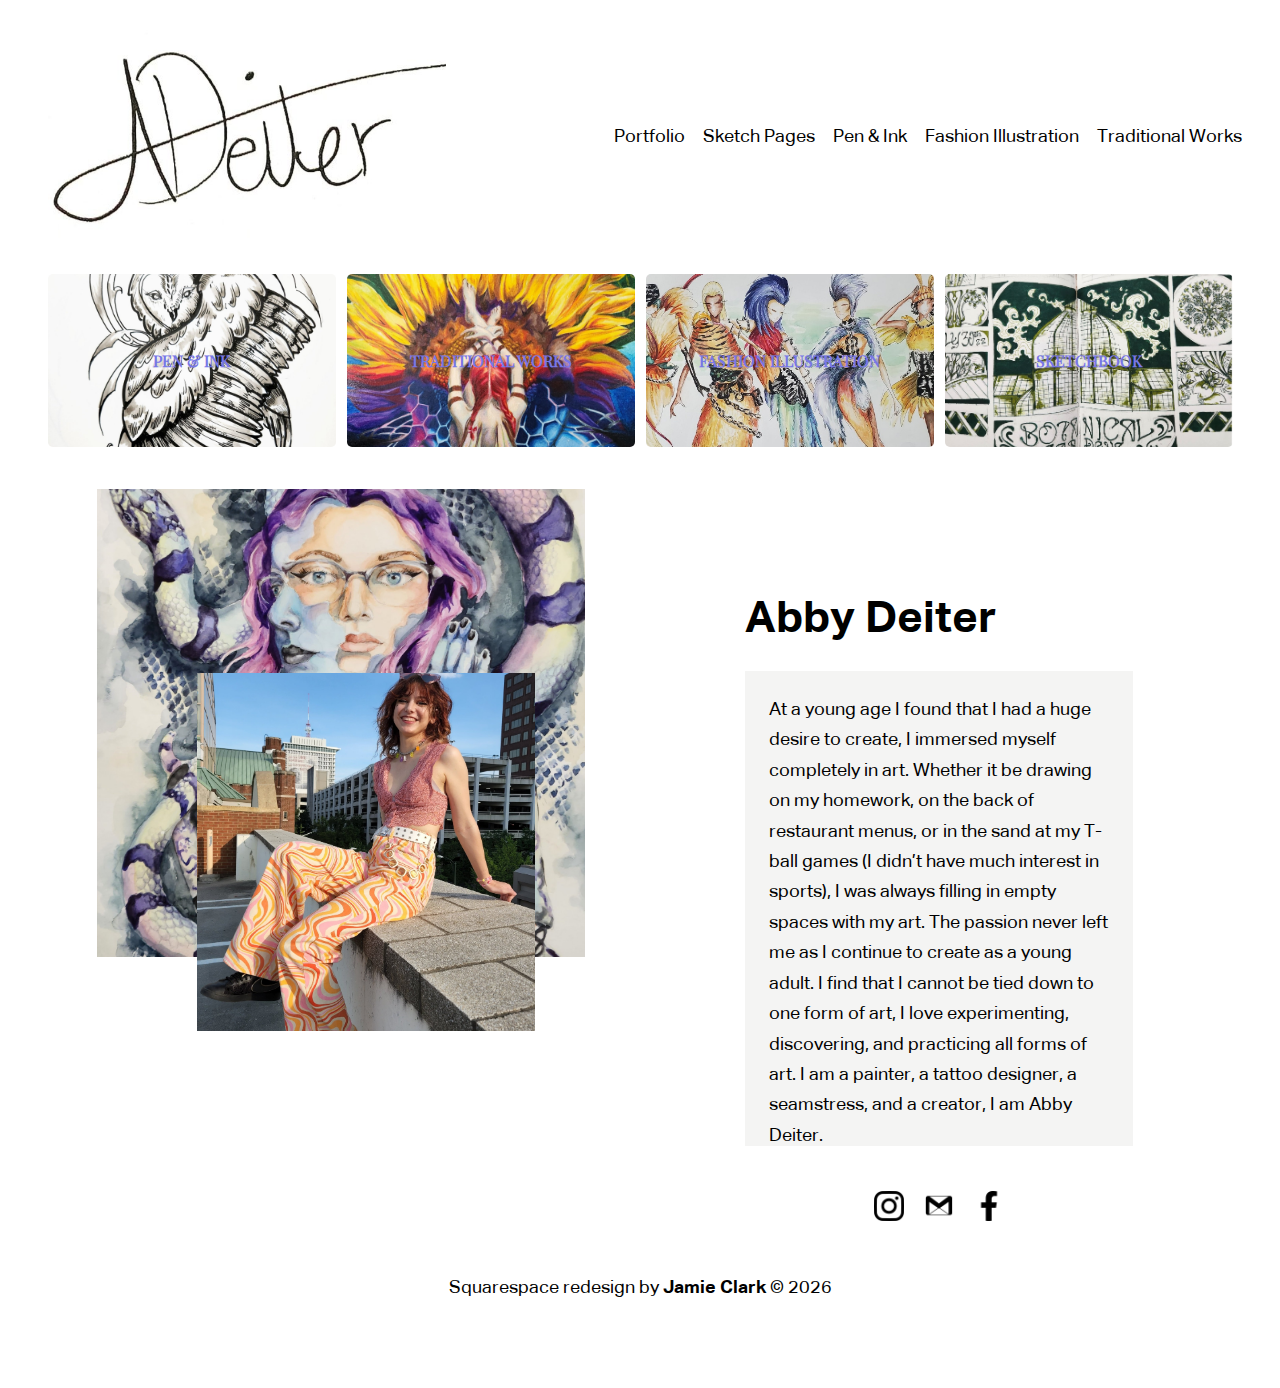
<file: index.html>
<!DOCTYPE html>
<html lang="en">
<head>
  <meta charset="UTF-8">
  <meta http-equiv="X-UA-Compatible" content="IE=edge">
  <meta name="viewport" content="width=device-width, initial-scale=1.0">
  <title>Abby Deiter :: Home</title>
  <link href="./images/favicon.ico" rel="icon" type="image/x-icon">
  <link rel="stylesheet" href="style.css">
</head>
<body>
<div class="main-container">
  <header>
    <div class="header-left">
      <a href="#">
        <img src="./images/signature.jpg" alt="Signature">
      </a>
    </div>
    <div class="header-right">
      <ul>
        <li><a href="#">Portfolio</a></li>
        <li><a href="./pages/sketchbook.html">Sketch Pages</a></li>
        <li><a href="./pages/pen-ink.html">Pen & Ink</a></li>
        <li><a href="./pages/fashion-illustration.html">Fashion Illustration</a></li>
        <li><a href="./pages/traditional-works.html">Traditional Works</a></li>
      </ul>
    </div>
  </header>
  <div class="features">
    <a href="./pages/pen-ink.html">
      <div class="container center-cropped"
        style="background-image: url(./images/art/owl-bg.jpg); background-size: cover;">
          <!-- <img src="./images/placeholder.png" alt="Pen and Ink" style="width:100%;"> -->
          <h2>Pen & Ink</h2>
      </div>
    </a>
    <a href="./pages/traditional-works.html">
      <div class="container center-cropped"
        style="background-image: url(./images/art/flower-girl-bg.jpg); background-size: cover;">
          <!-- <img src="./images/placeholder.png" alt="Traditional Works" style="width:100%;"> -->
          <h2>Traditional Works</h2>
      </div>
    </a>
    <a href="./pages/fashion-illustration.html">
      <div class="container center-cropped" 
        style="background-image: url(./images/art/fashion-illustration-bg.jpg); background-size: cover;">
          <!-- <img src="./images/placeholder.png" alt="Fashion Illustration" style="width:100%;"> -->
          <h2>Fashion Illustration</h2>
      </div>
    </a>
    <a href="./pages/sketchbook.html">
      <div class="container center-cropped"
        style="background-image: url(./images/art/gardens-bg.jpg); background-size: cover;">
          <!-- <img src="./images/placeholder.png" alt="Sketchbook" style="width:100%;"> -->
          <h2>Sketchbook</h2>
      </div>
    </a>
  </div>
  <div class="story">
    <div class="story-left">
      <div class="overlay-tank">
        <div class="story-image-back"
          style="background-image: url(./images/main-portrait.jpg); background-size: cover;">
        </div>
        <div class="story-image-front"
          style="background-image: url(./images/instagram-portrait.jpg); background-size: cover;">
        </div>
        <!-- <img src="./images/portrait-placeholder.png" alt="self portrait"> -->
      </div>
    </div>
    <div class="story-right">
      <div class="story-header">
        <h2>Abby Deiter</h2>
      </div>
      <div class="text-tank">
        <p>At a young age I found that I had a huge desire to create, I immersed myself completely in art. 
          Whether it be drawing on my homework, on the back of restaurant menus, or in the sand at my T-ball 
          games (I didn’t have much interest in sports), I was always filling in empty spaces with my art. 
          The passion never left me as I continue to create as a young adult. 
          I find that I cannot be tied down to one form of art, 
          I love experimenting, discovering, and practicing all forms of art. I am a painter, a tattoo designer, 
          a seamstress, and a creator, I am Abby Deiter.</p>
          <div class="socials">
            <div class="social-icons">
              <a href="https://www.instagram.com/abbydeiter_art/" target="_blank">
                <img src="./images/ig.png" alt="Instagram">
              </a>
              <a href="mailto:abbydeiter@gmail.com" target="_blank">
                <img src="./images/gmail.png" alt="Gmail">
              </a>
              <a href="https://www.facebook.com/abby.deiter.1" target="_blank">
                <img src="./images/fb.png" alt="Facebook">
              </a>
            </div>
          </div>
        </div>
      </div>
  </div>

</div>
<footer>
  <div class="credits">
    <p>Squarespace redesign by 
      <a href="https://github.com/Elegant-Geek/abby-deiter" target="_blank"><strong>Jamie Clark</strong></a>
      &copy;
      <script> document.write(new Date().getFullYear()) </script>
    </p>
  </div>
</footer>
</body>
</html>
</file>
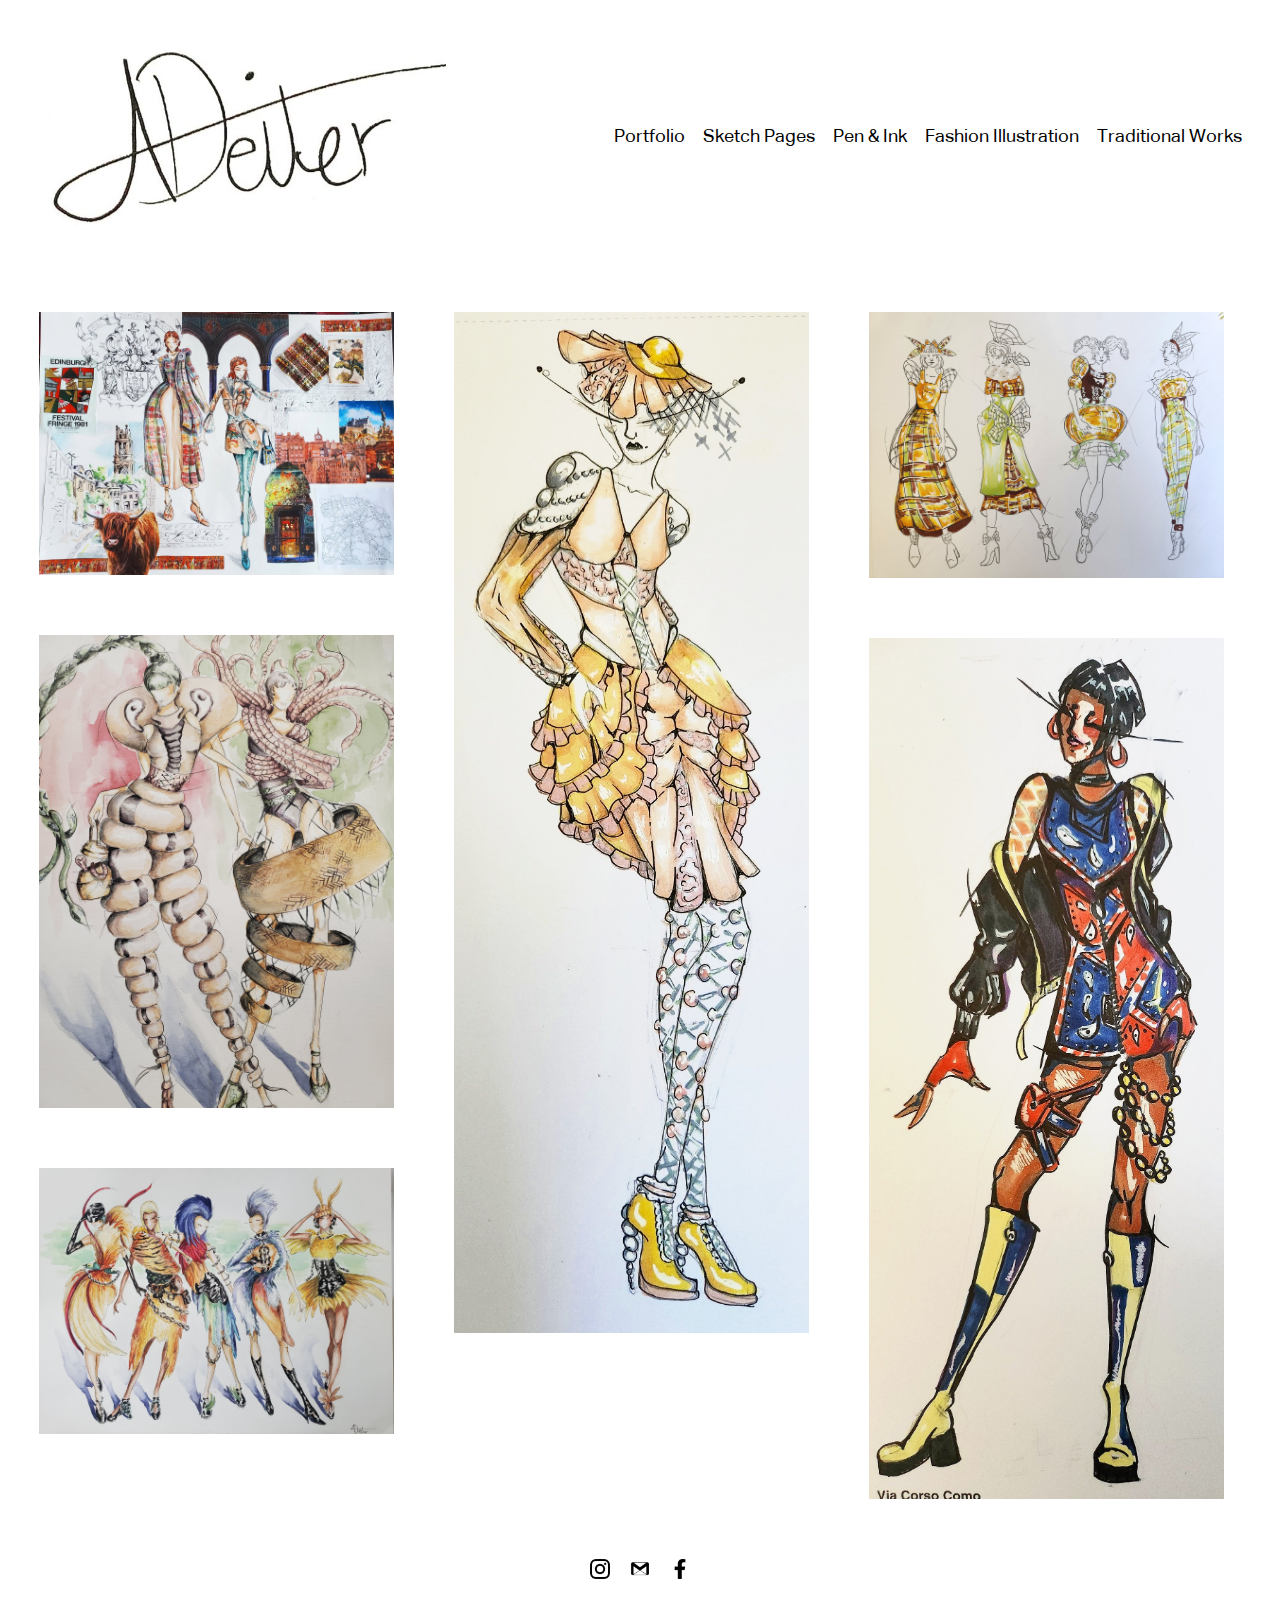
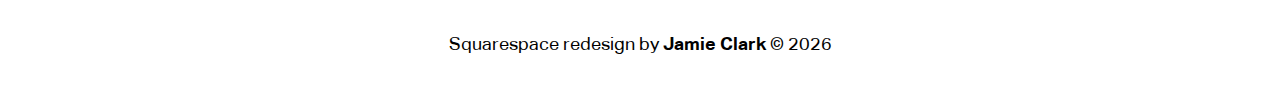
<file: pages/fashion-illustration.html>
<!DOCTYPE html>
<html lang="en">
<head>
  <meta charset="UTF-8">
  <meta http-equiv="X-UA-Compatible" content="IE=edge">
  <meta name="viewport" content="width=device-width, initial-scale=1.0">
  <title>Fashion Illustration</title>
  <link href="../images/favicon.ico" rel="icon" type="image/x-icon">
  <link rel="stylesheet" href="style.css">
</head>
<body>
<div class="main-container">
  <header>
    <div class="header-left">
      <a href="../index.html">
        <img src="../images/signature.jpg" alt="Signature">
      </a>
    </div>
    <div class="header-right">
      <ul>
        <li><a href="../index.html">Portfolio</a></li>
        <li><a href="./sketchbook.html">Sketch Pages</a></li>
        <li><a href="./pen-ink.html">Pen & Ink</a></li>
        <li><a href="#">Fashion Illustration</a></li>
        <li><a href="./traditional-works.html">Traditional Works</a></li>
      </ul>
    </div>
  </header>

  <div class="image-box" style="height: 1275px;">
    <img src="./images/fi1.jpg" alt="fashion illustration page 1">
    <img src="./images/fi2.jpg" alt="fashion illustration page 2">
    <img src="./images/fi3.jpg" alt="fashion illustration page 3">
    <img src="./images/fi4.jpg" alt="fashion illustration page 4">
    <img src="./images/fi5.jpg" alt="fashion illustration page 5">
    <img src="./images/fi6.jpg" alt="fashion illustration page 6">
  </div>

</div>
<footer>
  <div class="socials">
    <div class="social-icons">
      <a href="https://www.instagram.com/abbydeiter_art/" target="_blank">
        <img src="../images/ig.png" alt="Instagram">
      </a>
      <a href="mailto:abbydeiter@gmail.com" target="_blank">
        <img src="../images/gmail.png" alt="Gmail">
      </a>
      <a href="https://www.facebook.com/abby.deiter.1" target="_blank">
        <img src="../images/fb.png" alt="Facebook">
      </a>
    </div>
  </div>
  <div class="credits">
    <p>Squarespace redesign by 
      <a href="https://github.com/Elegant-Geek/abby-deiter" target="_blank"><strong>Jamie Clark</strong></a>
      &copy;
      <script> document.write(new Date().getFullYear()) </script>
    </p>
  </div>
</footer>
</body>
</html>
</file>
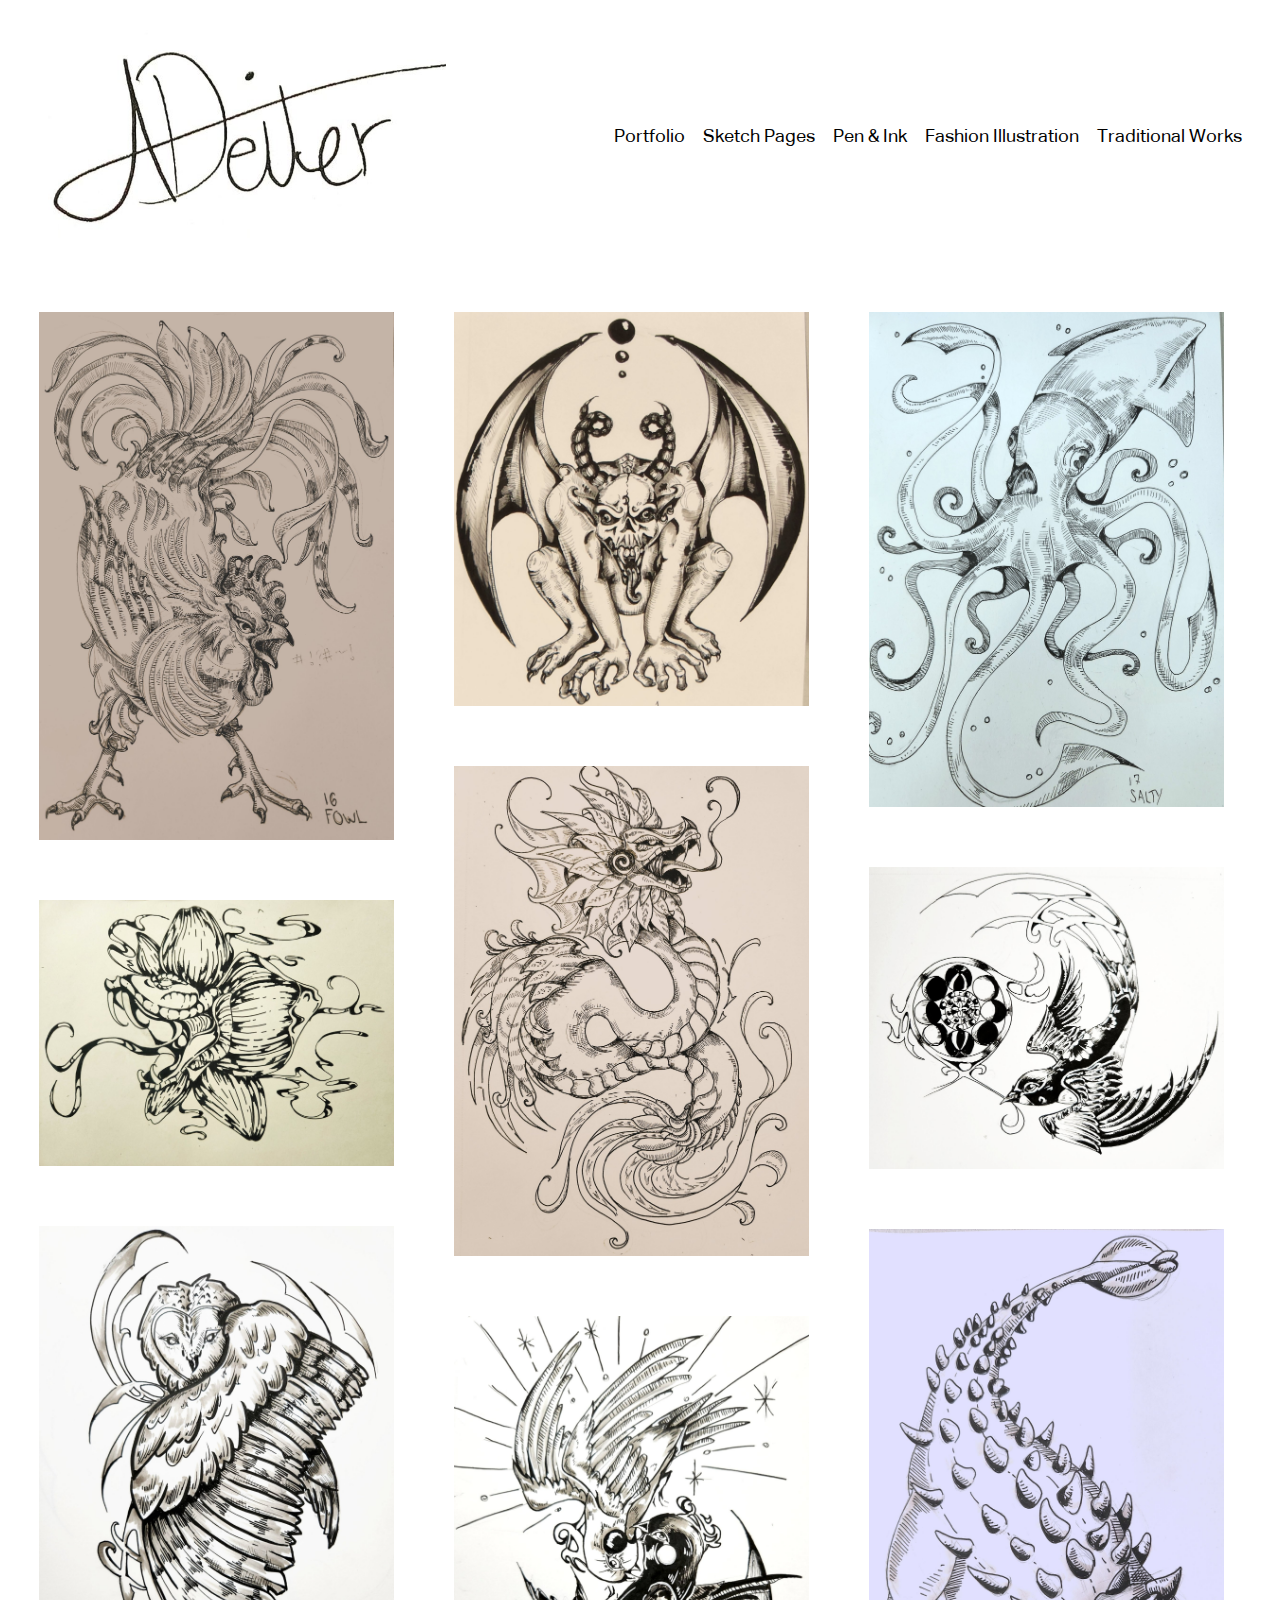
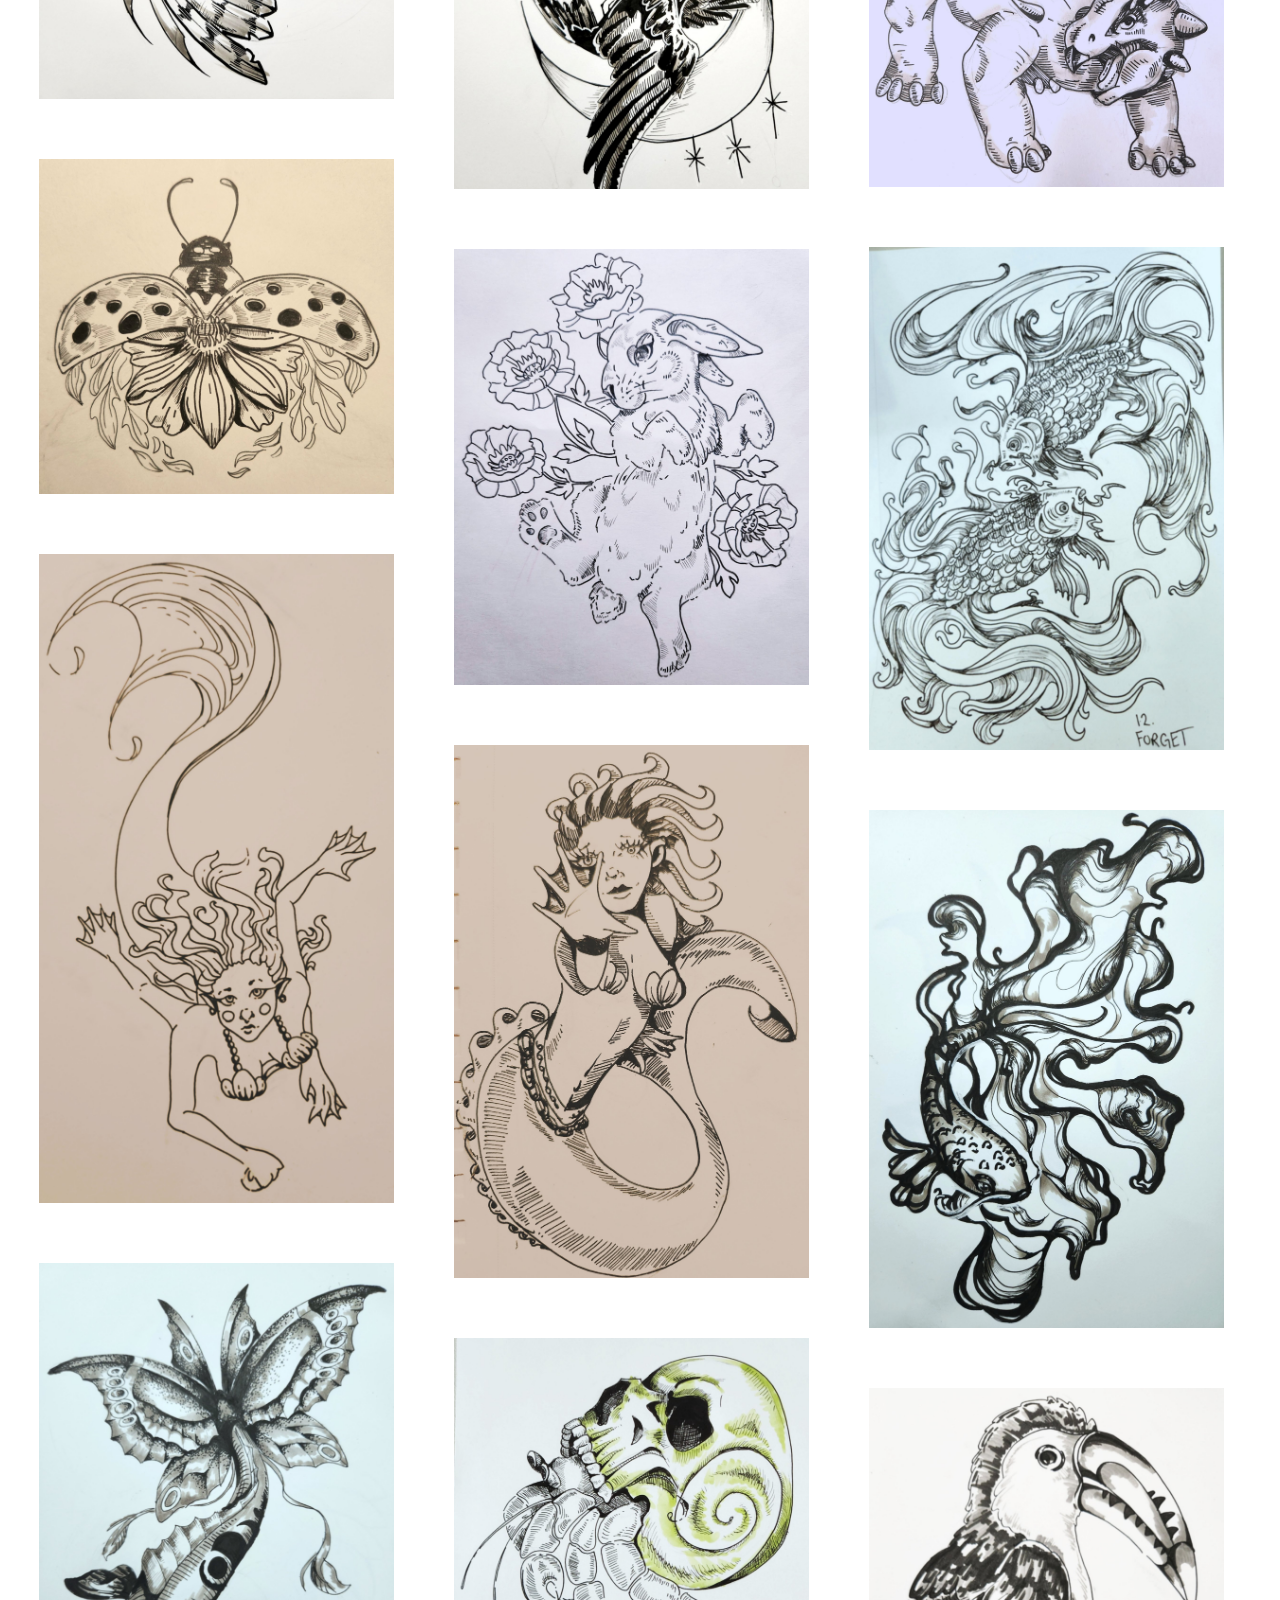
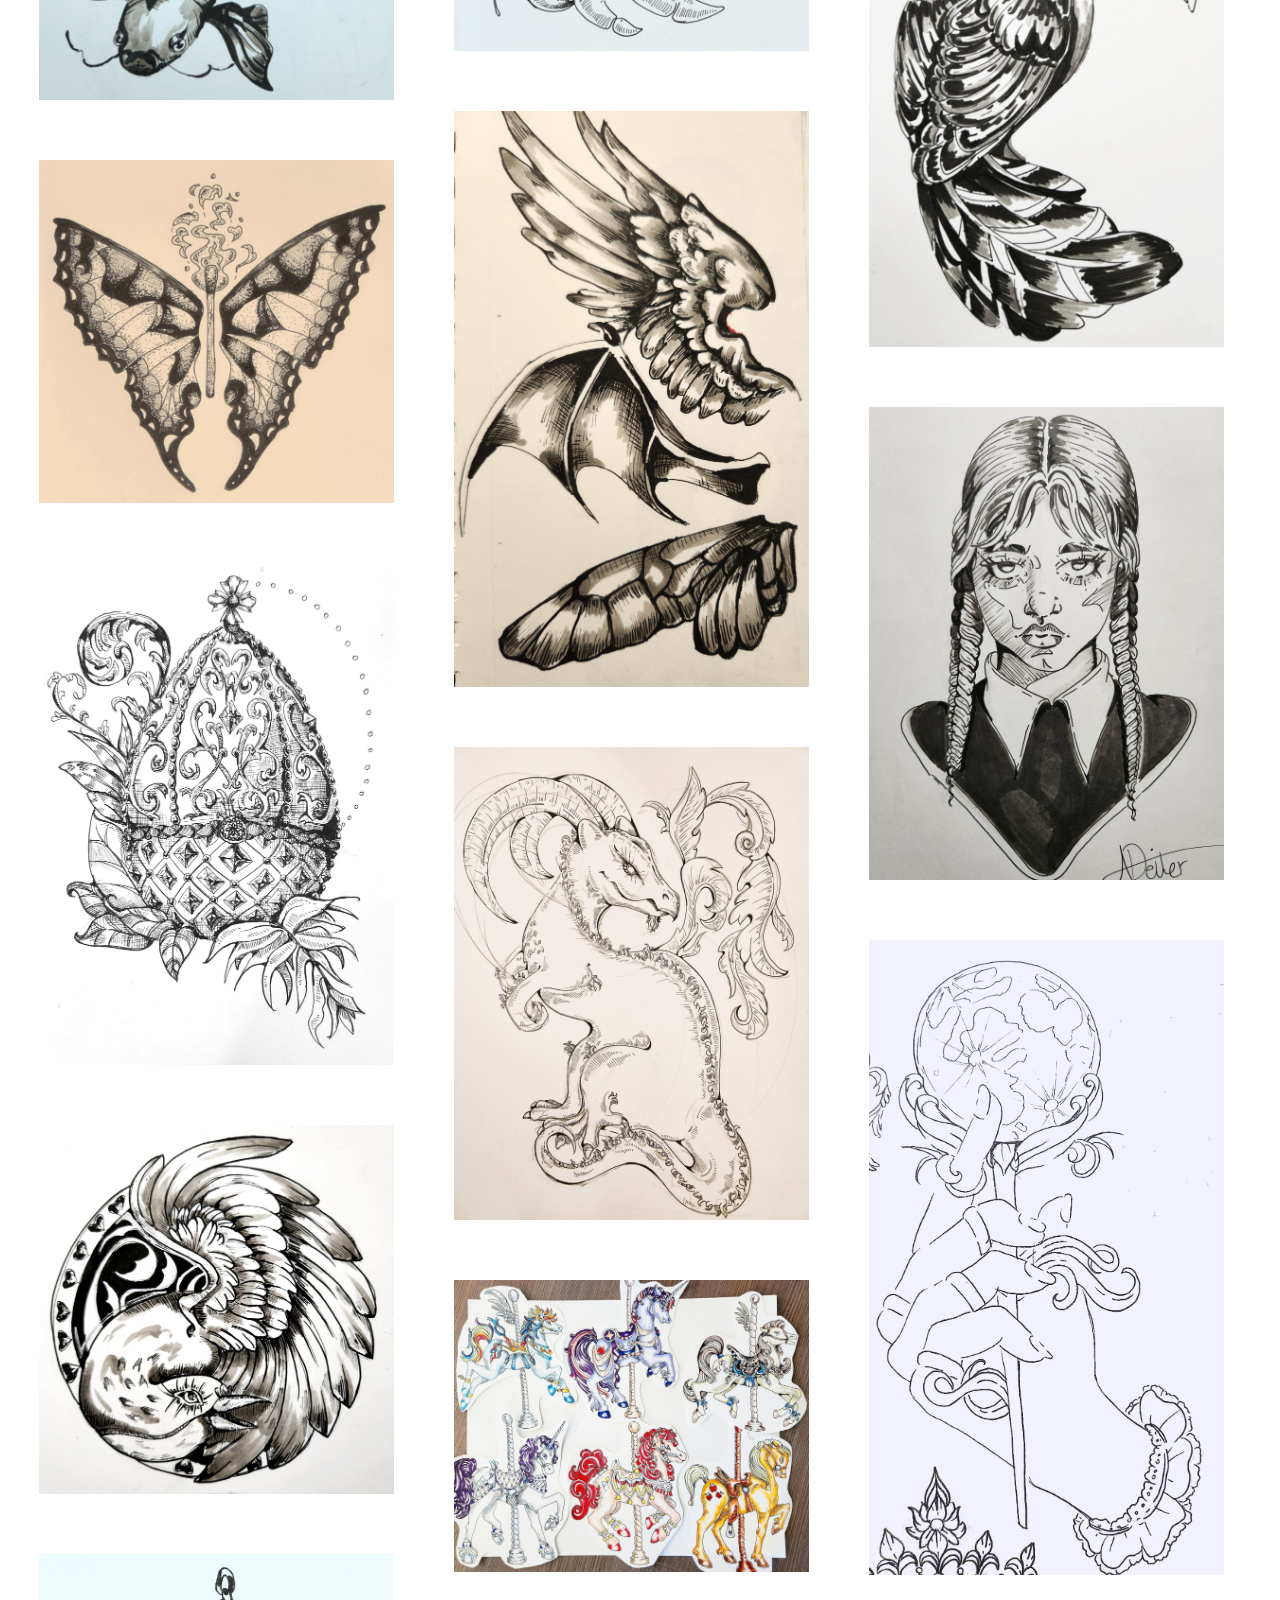
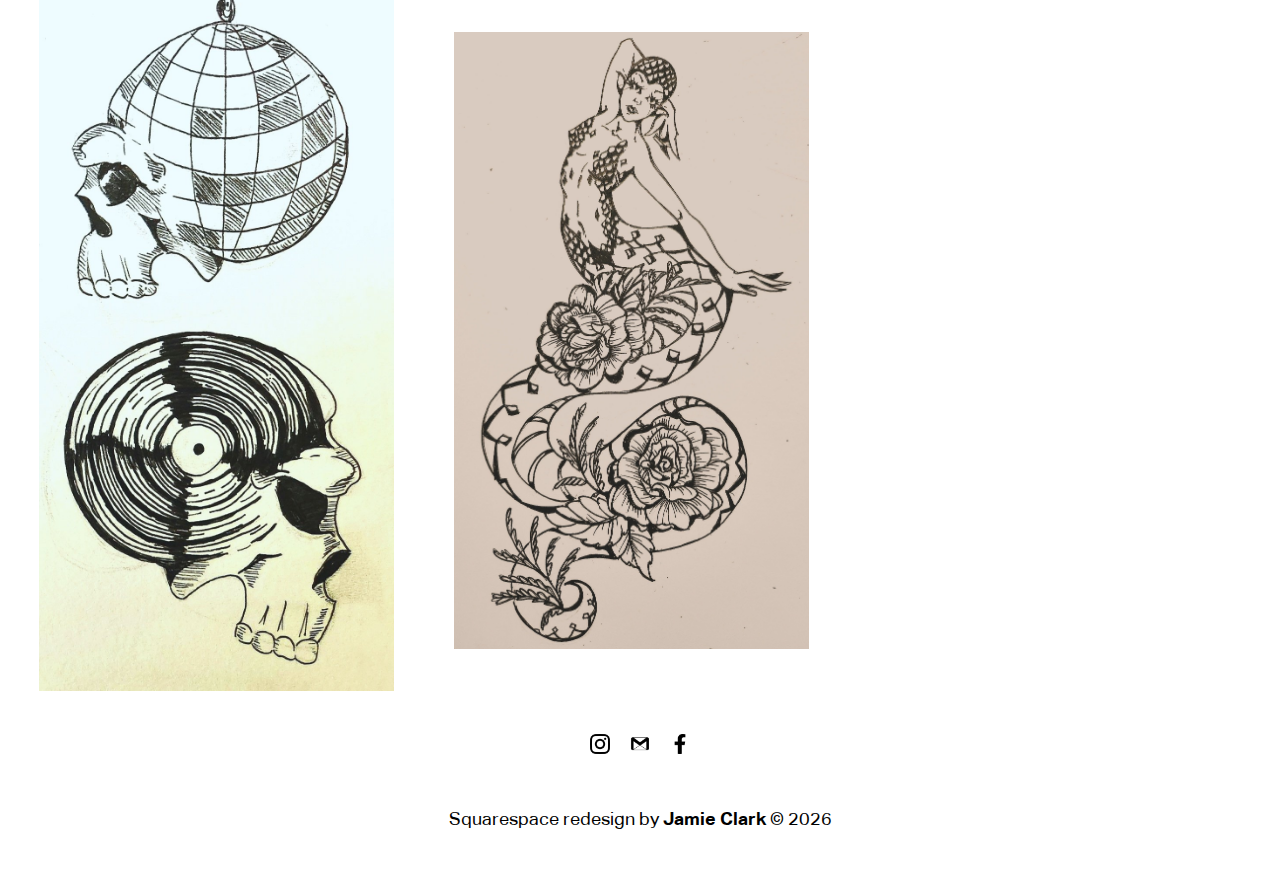
<file: pages/pen-ink.html>
<!DOCTYPE html>
<html lang="en">
<head>
  <meta charset="UTF-8">
  <meta http-equiv="X-UA-Compatible" content="IE=edge">
  <meta name="viewport" content="width=device-width, initial-scale=1.0">
  <title>Pen & Ink</title>
  <link href="../images/favicon.ico" rel="icon" type="image/x-icon">
  <link rel="stylesheet" href="style.css">
</head>
<body>
<div class="main-container">
  <header>
    <div class="header-left">
      <a href="../index.html">
        <img src="../images/signature.jpg" alt="Signature">
      </a>
    </div>
    <div class="header-right">
      <ul>
        <li><a href="../index.html">Portfolio</a></li>
        <li><a href="./sketchbook.html">Sketch Pages</a></li>
        <li><a href="#">Pen & Ink</a></li>
        <li><a href="./fashion-illustration.html">Fashion Illustration</a></li>
        <li><a href="./traditional-works.html">Traditional Works</a></li>
      </ul>
    </div>
  </header>

  <div class="image-box" style="height: 5250px;">
    <img src="./images/pi1.jpg" alt="pen and ink page 1">
    <img src="./images/pi2.jpg" alt="pen and ink page 2">
    <img src="./images/pi3.jpg" alt="pen and ink page 3">
    <img src="./images/pi4.jpg" alt="pen and ink page 4">
    <img src="./images/pi5.jpg" alt="pen and ink page 5">
    <img src="./images/pi6.jpg" alt="pen and ink page 6">
    <img src="./images/pi7.jpg" alt="pen and ink page 7">
    <img src="./images/pi8.jpg" alt="pen and ink page 8">
    <img src="./images/pi9.jpg" alt="pen and ink page 9">
    <img src="./images/pi10.jpg" alt="pen and ink page 10">
    <img src="./images/pi11.jpg" alt="pen and ink page 11">
    <img src="./images/pi12.jpg" alt="pen and ink page 12">
    <img src="./images/pi13.jpg" alt="pen and ink page 13">
    <img src="./images/pi14.jpg" alt="pen and ink page 14">
    <img src="./images/pi15.jpg" alt="pen and ink page 15">
    <img src="./images/pi16.jpg" alt="pen and ink page 16">
    <img src="./images/pi17.jpg" alt="pen and ink page 17">
    <img src="./images/pi18.jpg" alt="pen and ink page 18">
    <img src="./images/pi19.jpg" alt="pen and ink page 19">
    <img src="./images/pi20.jpg" alt="pen and ink page 20">
    <img src="./images/pi21.jpg" alt="pen and ink page 21">
    <img src="./images/pi22.jpg" alt="pen and ink page 22">
    <img src="./images/pi23.jpg" alt="pen and ink page 23">
    <img src="./images/pi24.jpg" alt="pen and ink page 24">
    <img src="./images/pi25.jpg" alt="pen and ink page 25">
    <img src="./images/pi26.jpg" alt="pen and ink page 26">
    <img src="./images/pi27.jpg" alt="pen and ink page 27">
    <img src="./images/pi28.jpg" alt="pen and ink page 28">


  </div>

</div>
<footer>
  <div class="socials">
    <div class="social-icons">
      <a href="https://www.instagram.com/abbydeiter_art/" target="_blank">
        <img src="../images/ig.png" alt="Instagram">
      </a>
      <a href="mailto:abbydeiter@gmail.com" target="_blank">
        <img src="../images/gmail.png" alt="Gmail">
      </a>
      <a href="https://www.facebook.com/abby.deiter.1" target="_blank">
        <img src="../images/fb.png" alt="Facebook">
      </a>
    </div>
  </div>
  <div class="credits">
    <p>Squarespace redesign by 
      <a href="https://github.com/Elegant-Geek/abby-deiter" target="_blank"><strong>Jamie Clark</strong></a>
      &copy;
      <script> document.write(new Date().getFullYear()) </script>
    </p>
  </div>
</footer>
</body>
</html>
</file>
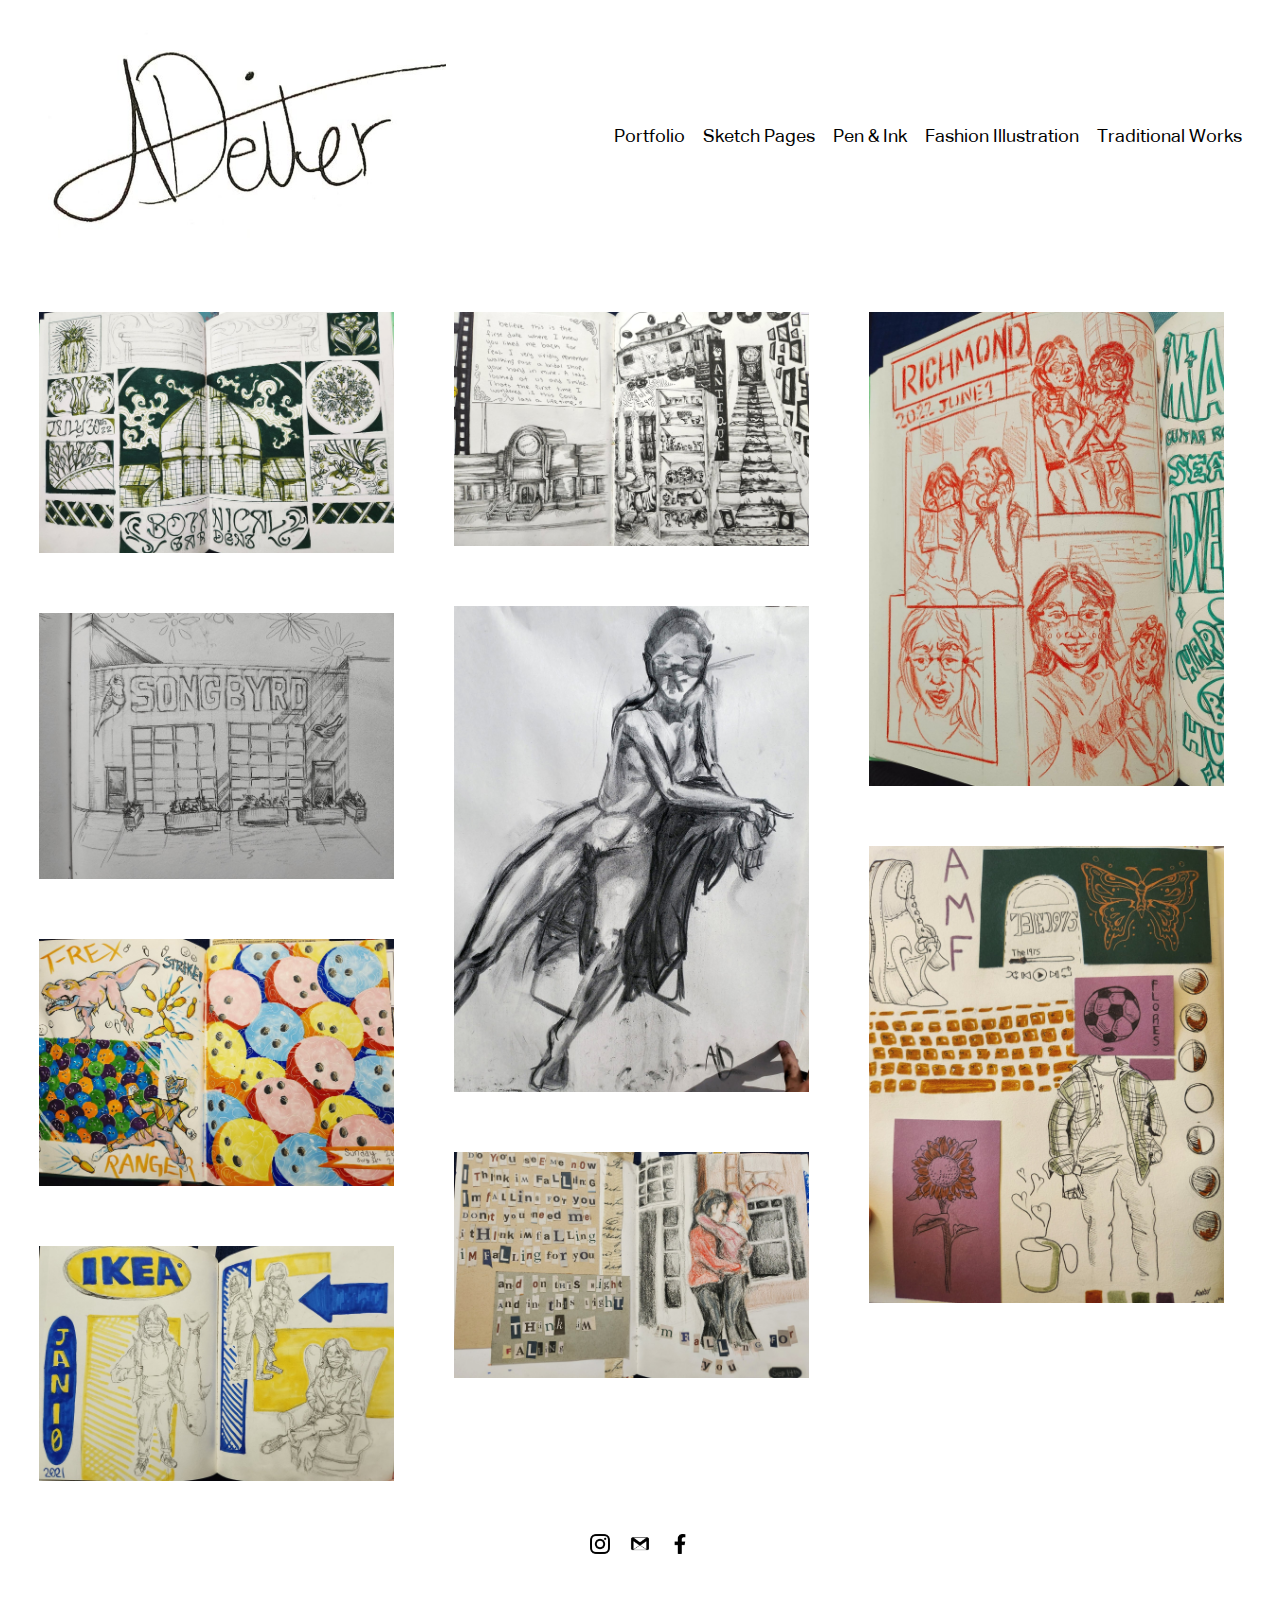
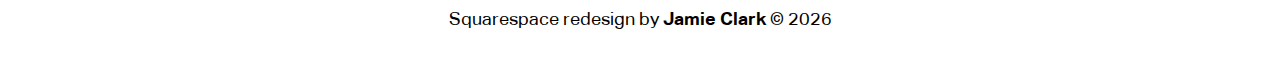
<file: pages/sketchbook.html>
<!DOCTYPE html>
<html lang="en">
<head>
  <meta charset="UTF-8">
  <meta http-equiv="X-UA-Compatible" content="IE=edge">
  <meta name="viewport" content="width=device-width, initial-scale=1.0">
  <title>Sketch Pages</title>
  <link href="../images/favicon.ico" rel="icon" type="image/x-icon">
  <link rel="stylesheet" href="style.css">
</head>
<body>
<div class="main-container">
  <header>
    <div class="header-left">
      <a href="../index.html">
        <img src="../images/signature.jpg" alt="Signature">
      </a>
    </div>
    <div class="header-right">
      <ul>
        <li><a href="../index.html">Portfolio</a></li>
        <li><a href="#">Sketch Pages</a></li>
        <li><a href="./pen-ink.html">Pen & Ink</a></li>
        <li><a href="./fashion-illustration.html">Fashion Illustration</a></li>
        <li><a href="./traditional-works.html">Traditional Works</a></li>
      </ul>
    </div>
  </header>

  <div class="image-box" style="height: 1250px;">
    <img src="./images/sb1.jpg" alt="sketch page 1">
    <img src="./images/sb2.jpg" alt="sketch page 2">
    <img src="./images/sb3.jpg" alt="sketch page 3">
    <img src="./images/sb4.jpg" alt="sketch page 4">
    <img src="./images/sb5.jpg" alt="sketch page 5">
    <img src="./images/sb6.jpg" alt="sketch page 6">
    <img src="./images/sb7.jpg" alt="sketch page 7">
    <img src="./images/sb8.jpg" alt="sketch page 8">
    <img src="./images/sb9.jpg" alt="sketch page 9">
  </div>

</div>
<footer>
  <div class="socials">
    <div class="social-icons">
      <a href="https://www.instagram.com/abbydeiter_art/" target="_blank">
        <img src="../images/ig.png" alt="Instagram">
      </a>
      <a href="mailto:abbydeiter@gmail.com" target="_blank">
        <img src="../images/gmail.png" alt="Gmail">
      </a>
      <a href="https://www.facebook.com/abby.deiter.1" target="_blank">
        <img src="../images/fb.png" alt="Facebook">
      </a>
    </div>
  </div>
  <div class="credits">
    <p>Squarespace redesign by 
      <a href="https://github.com/Elegant-Geek/abby-deiter" target="_blank"><strong>Jamie Clark</strong></a>
      &copy;
      <script> document.write(new Date().getFullYear()) </script>
    </p>
  </div>
</footer>
</body>
</html>
</file>
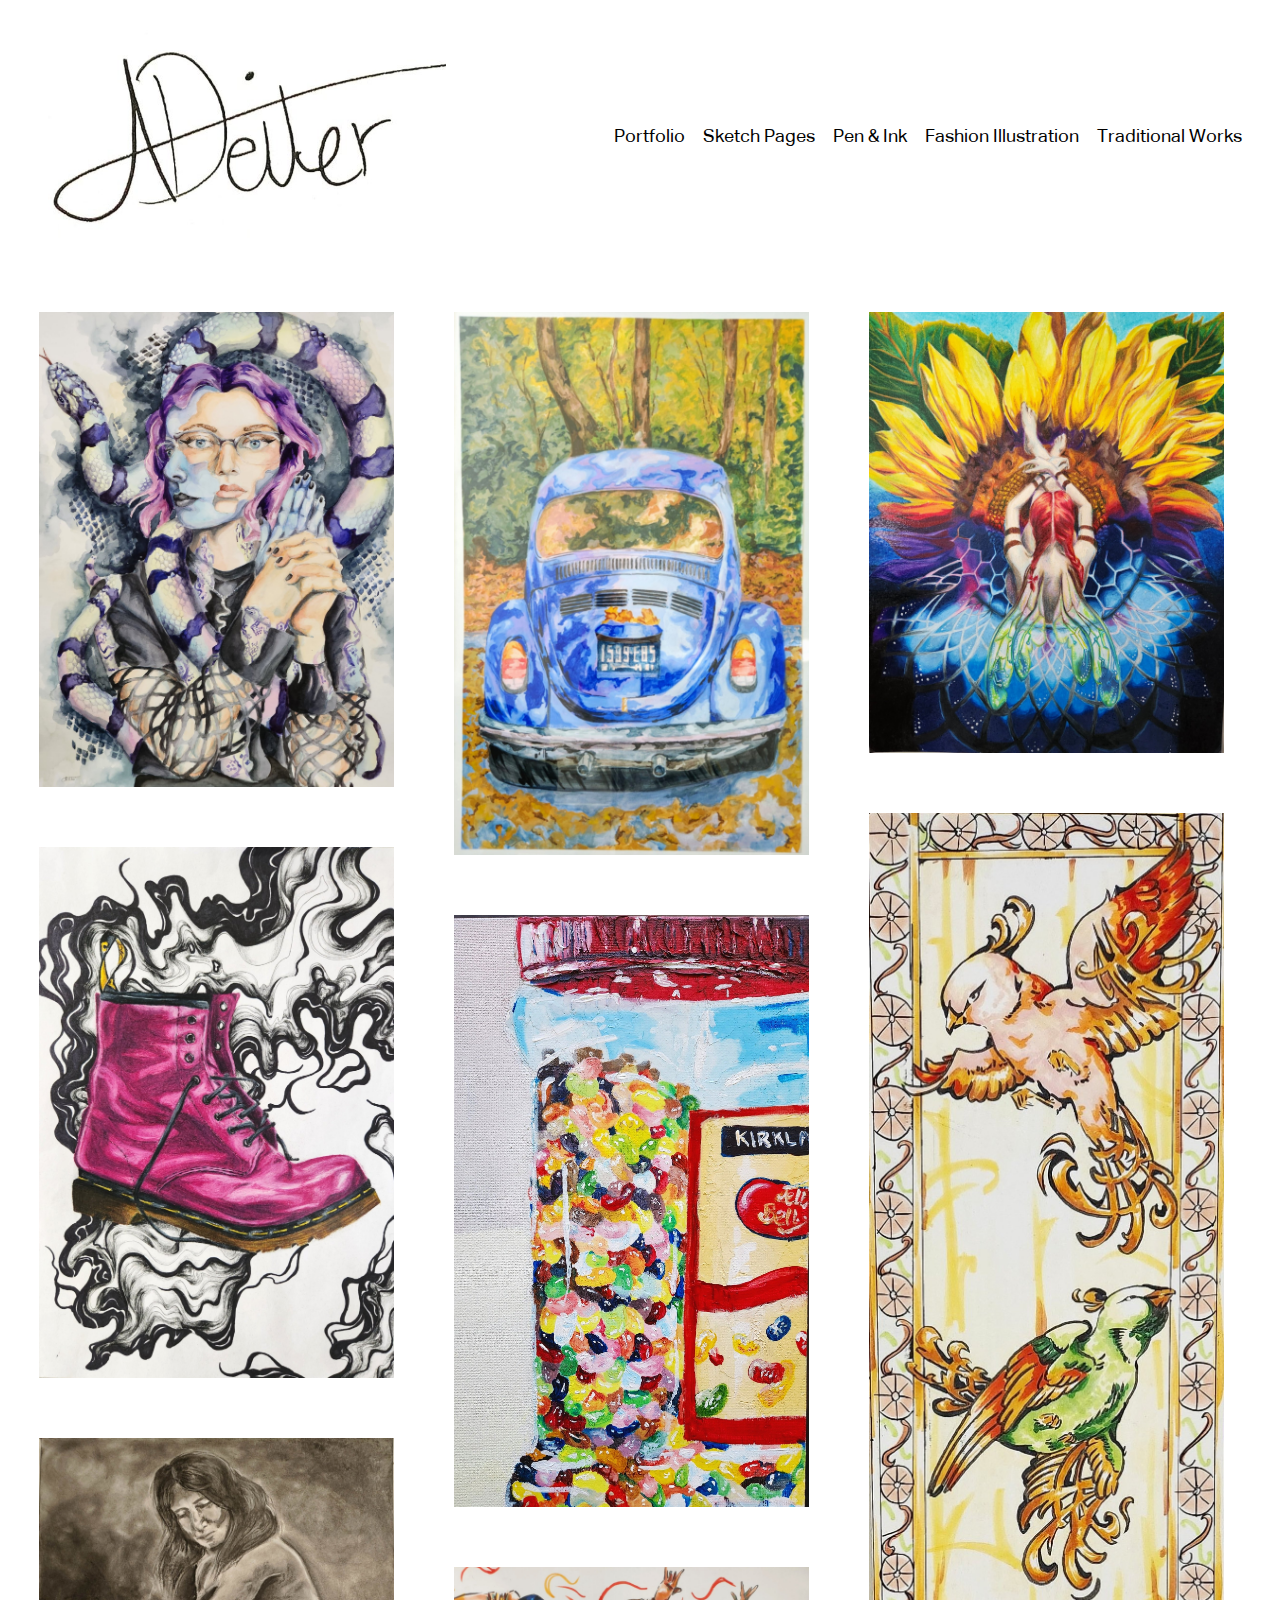
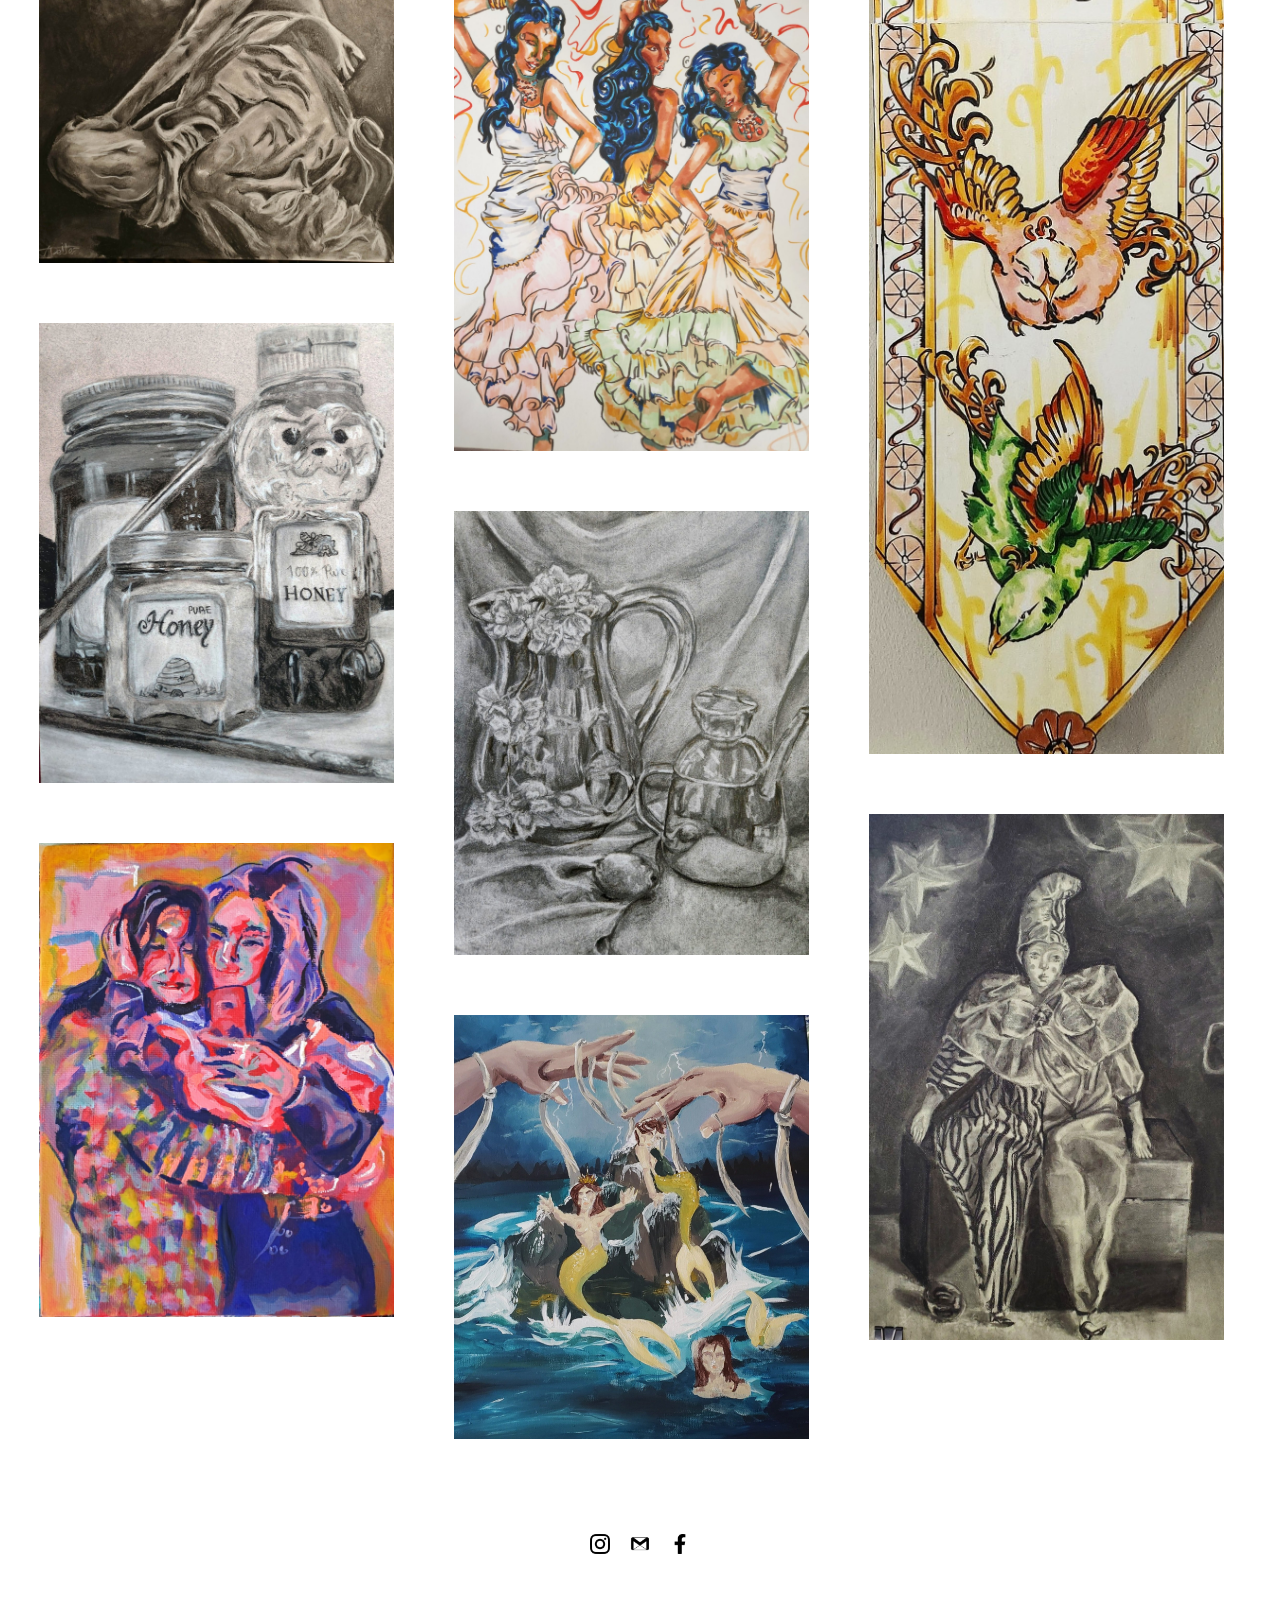
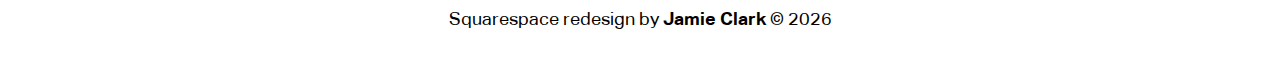
<file: pages/traditional-works.html>
<!DOCTYPE html>
<html lang="en">
<head>
  <meta charset="UTF-8">
  <meta http-equiv="X-UA-Compatible" content="IE=edge">
  <meta name="viewport" content="width=device-width, initial-scale=1.0">
  <title>Traditional Works</title>
  <link href="../images/favicon.ico" rel="icon" type="image/x-icon">
  <link rel="stylesheet" href="style.css">
</head>
<body>
<div class="main-container">
  <header>
    <div class="header-left">
      <a href="../index.html">
        <img src="../images/signature.jpg" alt="Signature">
      </a>
    </div>
    <div class="header-right">
      <ul>
        <li><a href="../index.html">Portfolio</a></li>
        <li><a href="./sketchbook.html">Sketch Pages</a></li>
        <li><a href="./pen-ink.html">Pen & Ink</a></li>
        <li><a href="./fashion-illustration.html">Fashion Illustration</a></li>
        <li><a href="#">Traditional Works</a></li>
      </ul>
    </div>
  </header>

  <div class="image-box" style="height: 2850px;">
    <img src="./images/tw1.jpg" alt="traditional work page 1">
    <img src="./images/tw2.jpg" alt="traditional work page 2">
    <img src="./images/tw3.jpg" alt="traditional work page 3">
    <img src="./images/tw4.jpg" alt="traditional work page 4">
    <img src="./images/tw5.jpg" alt="traditional work page 5">
    <img src="./images/tw6.jpg" alt="traditional work page 6">
    <img src="./images/tw7.jpg" alt="traditional work page 7">
    <img src="./images/tw8.jpg" alt="traditional work page 8">
    <img src="./images/tw9.jpg" alt="traditional work page 9">
    <img src="./images/tw10.jpg" alt="traditional work page 10">
    <img src="./images/tw11.jpg" alt="traditional work page 11">
    <img src="./images/tw12.jpg" alt="traditional work page 12">
    <img src="./images/tw13.jpg" alt="traditional work page 13">
  </div>

</div>
<footer>
  <div class="socials">
    <div class="social-icons">
      <a href="https://www.instagram.com/abbydeiter_art/" target="_blank">
        <img src="../images/ig.png" alt="Instagram">
      </a>
      <a href="mailto:abbydeiter@gmail.com" target="_blank">
        <img src="../images/gmail.png" alt="Gmail">
      </a>
      <a href="https://www.facebook.com/abby.deiter.1" target="_blank">
        <img src="../images/fb.png" alt="Facebook">
      </a>
    </div>
  </div>
  <div class="credits">
    <p>Squarespace redesign by 
      <a href="https://github.com/Elegant-Geek/abby-deiter" target="_blank"><strong>Jamie Clark</strong></a>
      &copy;
      <script> document.write(new Date().getFullYear()) </script>
    </p>
  </div>
</footer>
</body>
</html>
</file>
<file: style.css>
@font-face {
  font-family: 'AktivGrotesk';
  src: url(./fonts/AktivGrotesk-RegularT.ttf) format('truetype'),
       url(./fonts/AktivGrotesk-Regular.otf) format('opentype');
       font-weight: normal;
}
@font-face {
  font-family: 'AktivGrotesk';
  src: url(./fonts/AktivGrotesk-BoldT.ttf) format('truetype'),
       url(./fonts/AktivGrotesk-Bold.otf) format('opentype');
       font-weight: bold;
}
@font-face {
  font-family: 'Playfair';
  src: url(./fonts/PlayfairDisplay-VariableFont_wght.ttf) format('truetype');
       font-weight: normal;
}
/* The body has a default margin. Remove it via: */
html, body {
  margin: 0;
  padding: 0;
}
/* ALL DIVS GIVEN BORDER-BOX to avoid redundancy in code and to make formatting consistent when adding padding! */
div {
box-sizing: border-box;
}

ul {
  list-style-type: none;
}
/* checkpoint commit */
.social-icons img {
  /* ADJUST SOCIAL MEDIA ICON SIZE */
  width: 30px;
  height: auto;
}

.text-tank {
  background-color: #f4f4f3;
  width: 388px;
  height: 475px;
  padding: 24px;
}
 /* remove underline from all links */
a {
  text-decoration: none;
  color: #000000;
}

h2 {
  font-family: 'AktivGrotesk', sans-serif;
  /* calls the bold font family */
  font-weight: bold;
  /* HEADER FONT */
  font-size: 44px;
  margin: 0;
  padding-bottom: 24px;
}
p, a {
  font-family: 'AktivGrotesk', sans-serif;
  font-size: 17.5px;
}

ul {
  padding-left: 0;
}

p {
  margin: 0;
  line-height: 1.9rem;
}

.main-container {
  padding: 0px 38px;
}

.header-left img {
  /* ADJUST HOME LOGO IMAGE SIZE */
  width: 408px;
  height: auto;
}

header {
  padding: 30px 0px;
  display: flex;
  justify-content: space-between;
}

.header-right {
  display: flex;
  align-items: center;
  justify-content: center;
}

.header-right ul {
  list-style-type: none;
  padding: 0px;
  margin: 0px;
  display: flex;
  flex-wrap: wrap;
  /* HEADER LINKS GAP SPACING */
  gap: 18px;
}

/* .header-right li:hover {
  text-decoration: underline;
} */

.center-cropped {
  /* ADJUST PREVIEW IMAGES */
  border-radius: 5px;
  min-width: 240px;
  /* it is ok to manually set width and height because the background image only snaps to fit width */
  width: 288px;
  height: 173px;
  background-position: center center;
  background-repeat: no-repeat;
  display: flex;
  justify-content: center;
  align-items: center;
}

.center-cropped h2 {
  /* display: none; */
  font-family: 'Playfair', sans-serif;
  padding-bottom: 0px;
  font-size: 16px;
  text-transform: uppercase;
  color: #7877e6;
}
/* the solution was to wrap the whole class of center cropped in an anchor tag so you can click on images with or without hover */
.center-cropped:hover h2 {
  width: inherit;
  height: inherit;
  /* display: inline-block; */
  display: flex;
  justify-content: center;
  align-items: center;
  color: #ffffff;
  background-color: #7877e6;
  border-radius: inherit;
}

.features {
  display: flex;
  justify-content: center;
  flex-wrap: wrap;
  gap: 11px;
}

.story {
  /* DONT TOUCH */
  padding: 42px 50px;
  display: flex;
  /* makes the paragraph block go more to the right */
  justify-content: center;
  flex-wrap: wrap;
  gap: 160px;
}

.story-image-back, .story-image-front {
  background-position: center center;
  background-repeat: no-repeat;
  justify-content: center;
}

.story-image-back {
  width: 488px;
  height: 468px;
  z-index: -1;
  position: relative;
}

.story-image-front {
  width: 338px;
  height: 358px;
  position: absolute;
  /* overlay in front */
  z-index: 1;
  margin: -284px 100px;
}


.story-right {
  padding-top: 105px;
  width: 438px;
  display: flex;
  flex-direction: column;
}

.overlay-tank {
  margin-bottom: 50px;
  margin: 0 auto;
}

.socials {
  display: flex;
  justify-content:  center;
  padding: 10px 0px 0px 0px;
  margin-top: 30px;
}

.social-icons {
  display: flex;
  gap: 20px;
}

.credits {
  display: flex;
  align-items: center;
  justify-content: center;
  height: 200px;
}
</file>
<file: pages/style.css>
/* STYLESHEET FOR PAGES */

@font-face {
  font-family: 'AktivGrotesk';
  src: url(../fonts/AktivGrotesk-RegularT.ttf) format('truetype'),
       url(../fonts/AktivGrotesk-Regular.otf) format('opentype');
       font-weight: normal;
}
@font-face {
  font-family: 'AktivGrotesk';
  src: url(../fonts/AktivGrotesk-BoldT.ttf) format('truetype'),
       url(../fonts/AktivGrotesk-Bold.otf) format('opentype');
       font-weight: bold;
}
/* The body has a default margin. Remove it via: */
html, body {
  margin: 0;
  padding: 0;
}
/* ALL DIVS GIVEN BORDER-BOX to avoid redundancy in code and to make formatting consistent when adding padding! */
div {
box-sizing: border-box;
}

ul {
  list-style-type: none;
}

.social-icons img {
  /* ADJUST SOCIAL MEDIA ICON SIZE */
  width: 20px;
  height: auto;
}

 /* remove underline from all links */
a {
  text-decoration: none;
  color: #000000;
}

p, a {
  font-family: 'AktivGrotesk', sans-serif;
  font-size: 17.5px;
}

ul {
  padding-left: 0;
}

p {
  margin: 0;
  line-height: 1.9rem;
}

.main-container {
  padding: 0px 38px;
}

.header-left img {
  /* ADJUST HOME LOGO IMAGE SIZE */
  width: 408px;
  height: auto;
}

header {
  padding: 30px 0px;
  display: flex;
  justify-content: space-between;
}

.header-right {
  display: flex;
  align-items: center;
  justify-content: center;
}

.header-right ul {
  list-style-type: none;
  padding: 0px;
  margin: 0px;
  display: flex;
  flex-wrap: wrap;
  /* HEADER LINKS GAP SPACING */
  gap: 18px;
}

.image-box {
  /* height: 1300px; */
  margin-left: -29px;
  padding-top: 8px;
  display: flex;
  flex-direction: column;
  flex-wrap: wrap;
}

.image-box img {
  /* SETS WIDTH OF ALL IMAGES */
  width: 355px;
  height: auto;
  flex: none;
  padding: 30px;
}

.socials {
  display: flex;
  justify-content:  center;
  padding: 10px 0px;
}

.social-icons {
  display: flex;
  gap: 20px;
}

.credits {
  display: flex;
  align-items: center;
  justify-content: center;
  height: 100px;
}
</file>
